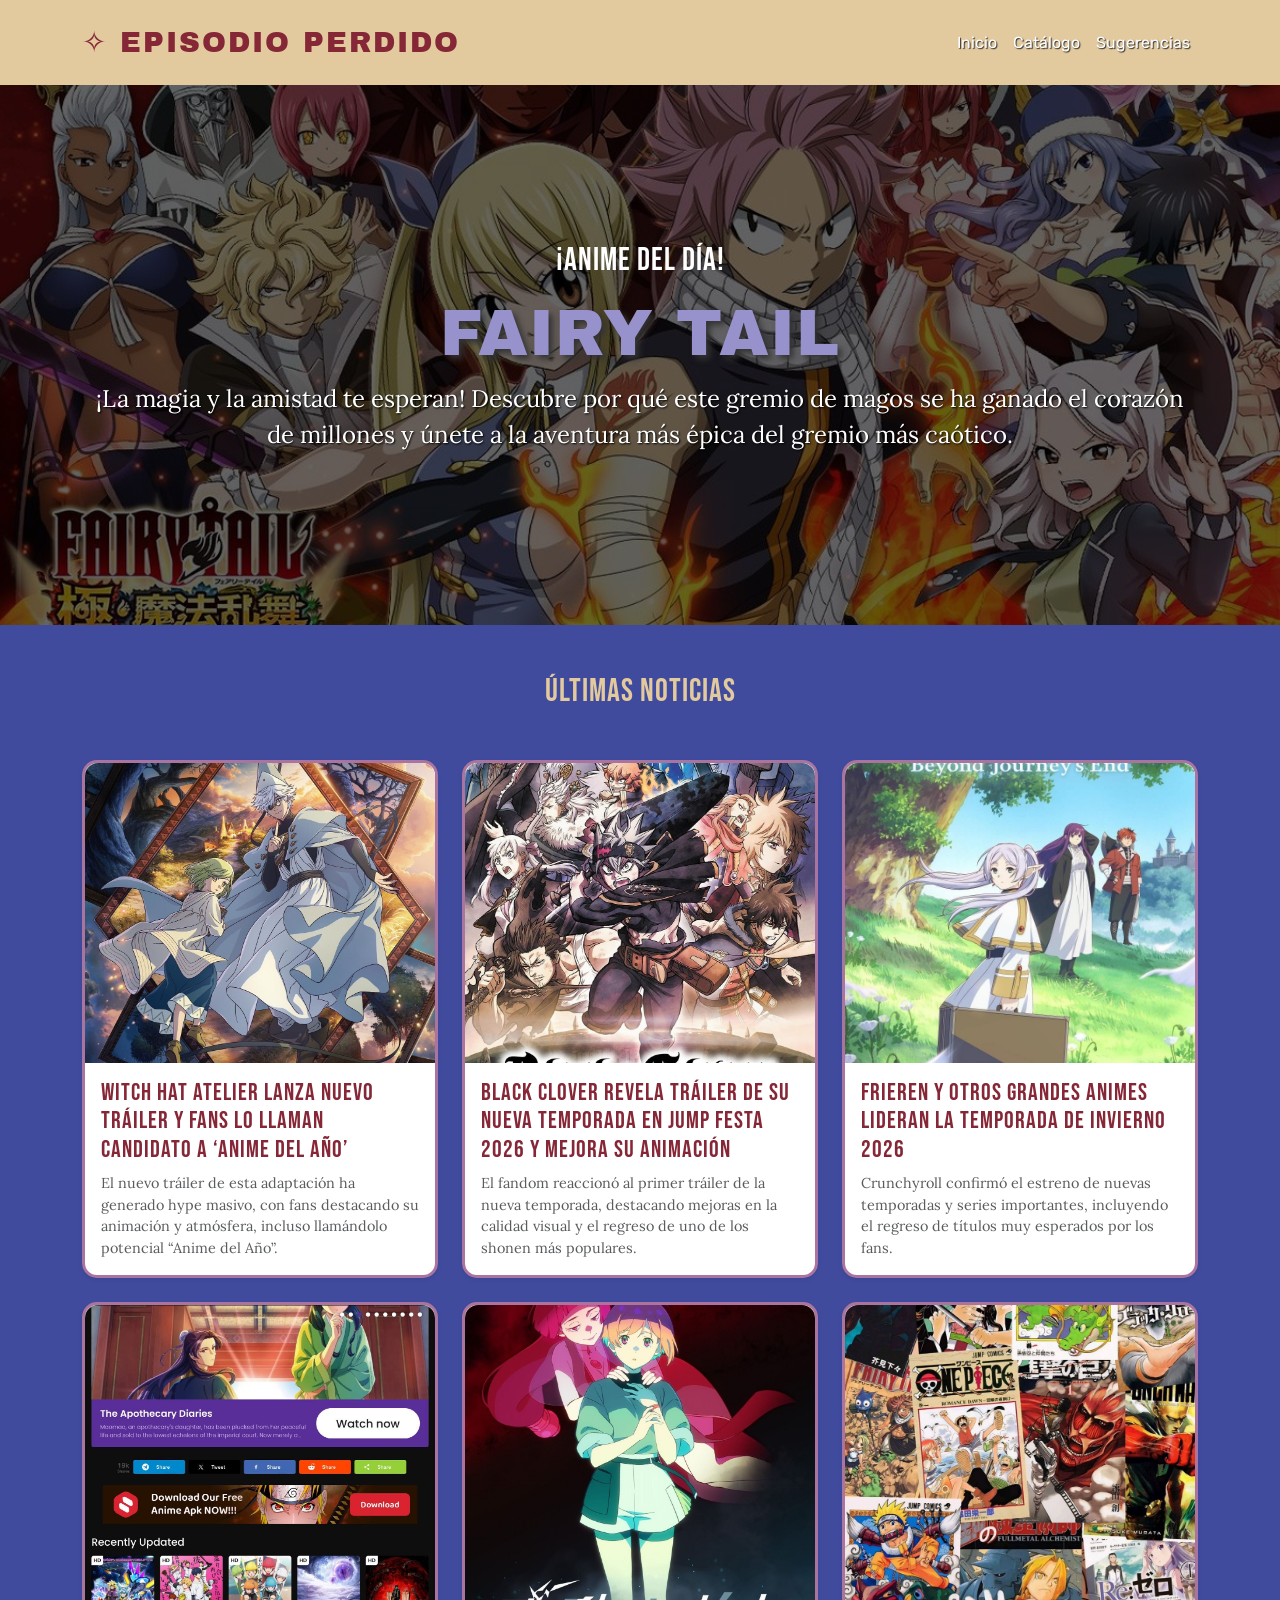
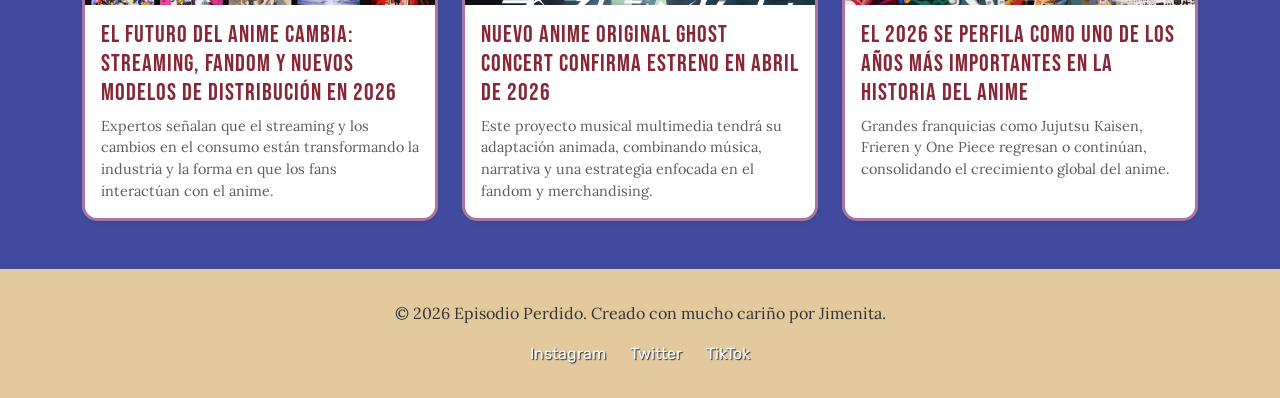
<file: index.html>
<!DOCTYPE html>
<html lang="es">
<head>
    <meta charset="UTF-8">
    <meta name="viewport" content="width=device-width, initial-scale=1.0">
    <title>Episodio Perdido - Inicio</title>
    <link href="https://cdn.jsdelivr.net/npm/bootstrap@5.3.0/dist/css/bootstrap.min.css" rel="stylesheet">
    <link href="https://fonts.googleapis.com/css2?family=Archivo+Black&family=Bebas+Neue&family=Lora&family=Rubik&display=swap" rel="stylesheet">
    <link rel="stylesheet" href="misEstilos.css">
</head>
<body>
    
    <nav class="navbar navbar-expand-lg">
        <div class="container">
            <a class="navbar-brand brand-aesthetic" href="index.html" style="color: var(--antique-ruby); font-size: 1.8rem; text-transform: uppercase; letter-spacing: 2px; font-family: 'Archivo Black', sans-serif;">✧ Episodio Perdido</a>
            <button class="navbar-toggler" type="button" data-bs-toggle="collapse" data-bs-target="#navbarNav">
                <span class="navbar-toggler-icon"></span>
            </button>
            <div class="collapse navbar-collapse" id="navbarNav">
                <ul class="navbar-nav ms-auto">
                    <li class="nav-item"><a class="nav-link" href="index.html">Inicio</a></li>
                    <li class="nav-item"><a class="nav-link" href="catalogo.html">Catálogo</a></li>
                    <li class="nav-item"><a class="nav-link" href="sugerencias.html">Sugerencias</a></li>
                </ul>
            </div>
        </div>
    </nav>

    <header class="hero-section text-center d-flex align-items-center">
        <div class="container">
            <h2 class="text-white mb-3" style="font-family: 'Bebas Neue', sans-serif; font-size: 2rem;">¡Anime del Día!</h2>
            <h1>FAIRY TAIL</h1>
            <p class="lead text-white" style="font-family: 'Lora', serif; font-size: 1.5rem; text-shadow: 1px 1px 2px #000;">
                ¡La magia y la amistad te esperan! Descubre por qué este gremio de magos se ha ganado el corazón de millones y únete a la aventura más épica del gremio más caótico.    
            </p>
        </div>
    </header>

    <main class="container my-5">
        <h2 class="text-center mb-5">Últimas Noticias</h2>

        <div class="row row-cols-1 row-cols-md-3 g-4"> 
            
            <div class="col">
                <div class="card h-100 shadow-sm" style="border: 3px solid #AA74A0;">
                    <img src="img/witch hat atelier.jpeg" class="card-img-top img-news-custom" alt="Witch Hat Atelier">
                    <div class="card-body d-flex flex-column">
                        <h5 class="card-title" style="font-family: 'Bebas Neue', sans-serif; color: var(--ceil);">Witch Hat Atelier lanza nuevo tráiler y fans lo llaman candidato a ‘Anime del Año’</h5>
                        <p class="card-text text-muted" style="font-family: 'Lora', serif; font-size: 0.9rem;">El nuevo tráiler de esta adaptación ha generado hype masivo, con fans destacando su animación y atmósfera, incluso llamándolo potencial “Anime del Año”.</p>
                    </div>
                </div>
            </div>

            <div class="col">
                <div class="card h-100 shadow-sm" style="border: 3px solid #AA74A0;">
                    <img src="img/black clover.jpeg" class="card-img-top img-news-custom" alt="Black Clover">
                    <div class="card-body d-flex flex-column">
                        <h5 class="card-title" style="font-family: 'Bebas Neue', sans-serif; color: #6f2a3e;">Black Clover revela tráiler de su nueva temporada en Jump Festa 2026 y mejora su animación</h5>
                        <p class="card-text text-muted" style="font-family: 'Lora', serif; font-size: 0.9rem;">El fandom reaccionó al primer tráiler de la nueva temporada, destacando mejoras en la calidad visual y el regreso de uno de los shonen más populares.</p>
                    </div>
                </div>
            </div>

            <div class="col">
                <div class="card h-100 shadow-sm" style="border: 3px solid #AA74A0;">
                    <img src="img/frieren.jpeg" class="card-img-top img-news-custom" alt="Frieren">
                    <div class="card-body d-flex flex-column">
                        <h5 class="card-title" style="font-family: 'Bebas Neue', sans-serif; color: #6f2a3e;">Frieren y otros grandes animes lideran la temporada de invierno 2026</h5>
                        <p class="card-text text-muted" style="font-family: 'Lora', serif; font-size: 0.9rem;">Crunchyroll confirmó el estreno de nuevas temporadas y series importantes, incluyendo el regreso de títulos muy esperados por los fans.</p>
                    </div>
                </div>
            </div>

            <div class="col">
                <div class="card h-100 shadow-sm" style="border: 3px solid #AA74A0;">
                    <img src="img/streaming.jpeg" class="card-img-top img-news-custom" alt="Streaming">
                    <div class="card-body d-flex flex-column">
                        <h5 class="card-title" style="font-family: 'Bebas Neue', sans-serif; color: #6f2a3e;">El futuro del anime cambia: streaming, fandom y nuevos modelos de distribución en 2026</h5>
                        <p class="card-text text-muted" style="font-family: 'Lora', serif; font-size: 0.9rem;">Expertos señalan que el streaming y los cambios en el consumo están transformando la industria y la forma en que los fans interactúan con el anime.</p>
                    </div>
                </div>
            </div>

            <div class="col">
                <div class="card h-100 shadow-sm" style="border: 3px solid #AA74A0;">
                    <img src="img/ghost concert.jpeg" class="card-img-top img-news-custom" alt="Ghost Concert">
                    <div class="card-body d-flex flex-column">
                        <h5 class="card-title" style="font-family: 'Bebas Neue', sans-serif; color: #6f2a3e;">Nuevo anime original Ghost Concert confirma estreno en abril de 2026</h5>
                        <p class="card-text text-muted" style="font-family: 'Lora', serif; font-size: 0.9rem;">Este proyecto musical multimedia tendrá su adaptación animada, combinando música, narrativa y una estrategia enfocada en el fandom y merchandising.</p>
                    </div>
                </div>
            </div>

            <div class="col">
                <div class="card h-100 shadow-sm" style="border: 3px solid #AA74A0;">
                    <img src="img/collage.jpeg" class="card-img-top img-news-custom" alt="Año Anime">
                    <div class="card-body d-flex flex-column">
                        <h5 class="card-title" style="font-family: 'Bebas Neue', sans-serif; color: #6f2a3e;">El 2026 se perfila como uno de los años más importantes en la historia del anime</h5>
                        <p class="card-text text-muted" style="font-family: 'Lora', serif; font-size: 0.9rem;">Grandes franquicias como Jujutsu Kaisen, Frieren y One Piece regresan o continúan, consolidando el crecimiento global del anime.</p>
                    </div>
                </div>
            </div>

        </div>
    </main>

    <script src="https://cdn.jsdelivr.net/npm/bootstrap@5.3.0/dist/js/bootstrap.bundle.min.js"></script>

    <footer class="footer-custom text-center">
        <div class="container">
            <p>&copy; 2026 Episodio Perdido. Creado con mucho cariño por Jimenita.</p>
            <div class="social-links">
                <a href="https://www.instagram.com/tuusuario" target="_blank">Instagram</a>
                <a href="https://www.twitter.com/tuusuario" target="_blank">Twitter</a>
                <a href="https://www.tiktok.com/@tuusuario" target="_blank">TikTok</a>
            </div>
        </div>
    </footer>

</body>
</html>
</file>
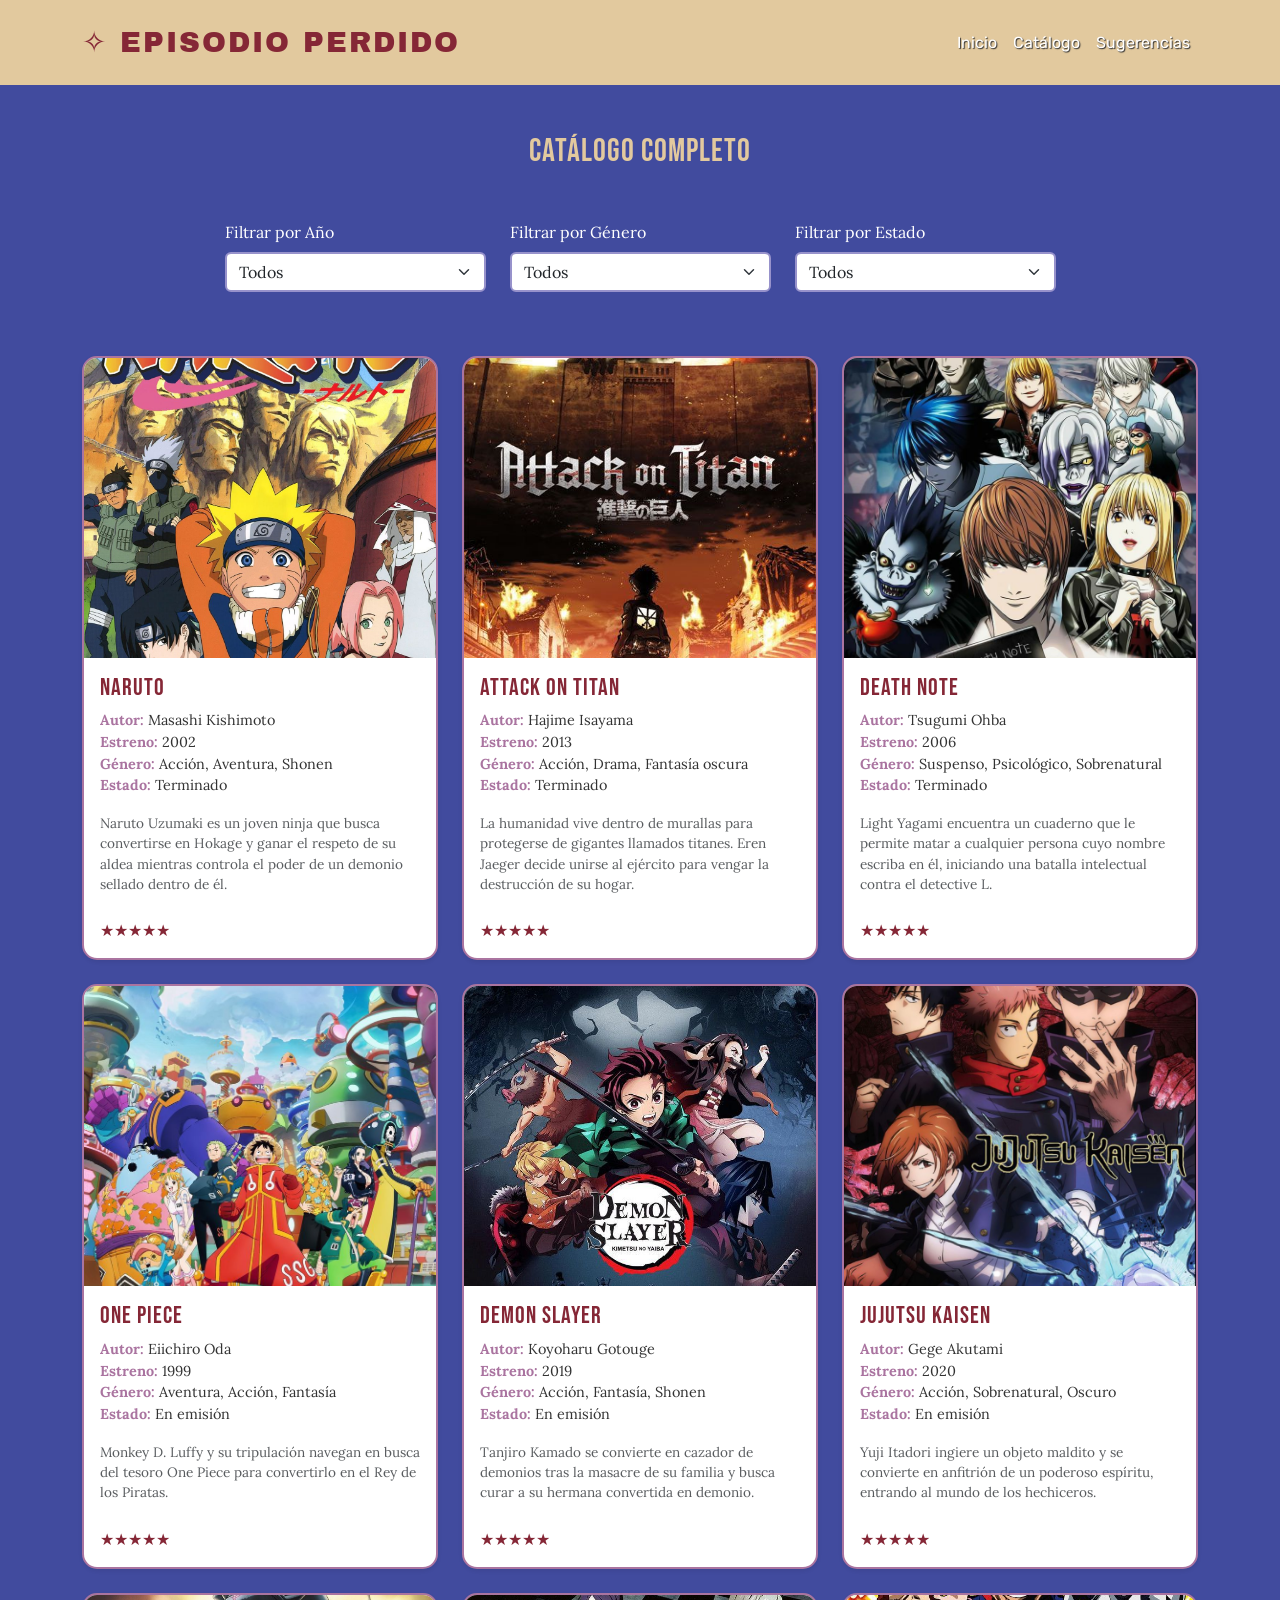
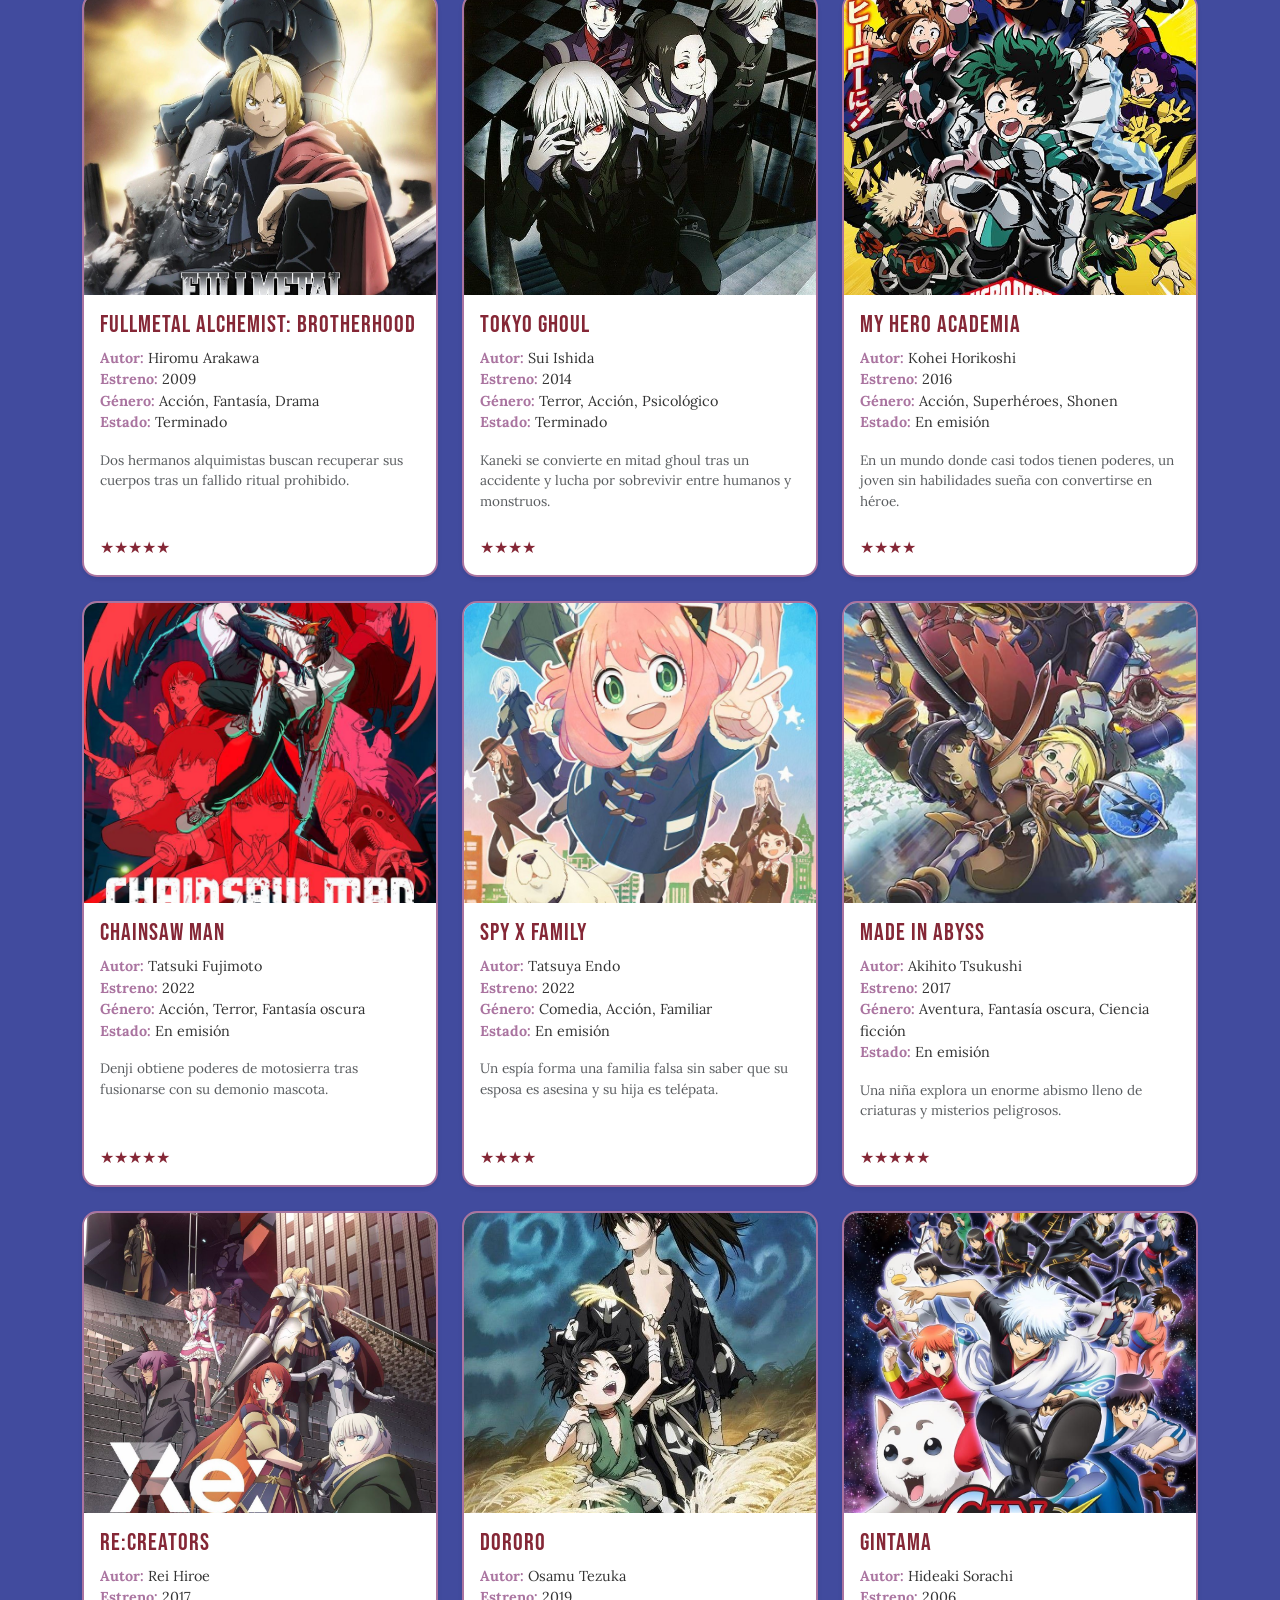
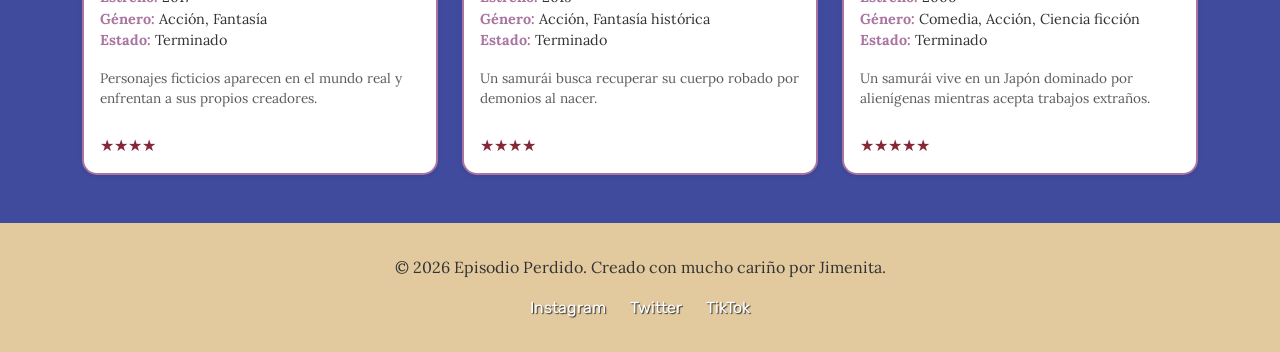
<file: catalogo.html>
<!DOCTYPE html>
<html lang="es">
<head>
    <meta charset="UTF-8">
    <meta name="viewport" content="width=device-width, initial-scale=1.0">
    <title>Episodio Perdido - Catálogo</title>
    <link href="https://cdn.jsdelivr.net/npm/bootstrap@5.3.0/dist/css/bootstrap.min.css" rel="stylesheet">
    <link href="https://fonts.googleapis.com/css2?family=Archivo+Black&family=Bebas+Neue&family=Lora&family=Rubik&display=swap" rel="stylesheet">
    <link rel="stylesheet" href="misEstilos.css">
</head>
<body class="matcha-background">
    
    <nav class="navbar navbar-expand-lg">
        <div class="container">
            <a class="navbar-brand brand-aesthetic" href="index.html" style="color: #414B9E; font-size: 1.8rem; text-transform: uppercase; letter-spacing: 2px; font-family: 'Archivo Black', sans-serif;">✧ Episodio Perdido</a>
            <button class="navbar-toggler" type="button" data-bs-toggle="collapse" data-bs-target="#navbarNav">
                <span class="navbar-toggler-icon"></span>
            </button>
            <div class="collapse navbar-collapse" id="navbarNav">
                <ul class="navbar-nav ms-auto">
                    <li class="nav-item"><a class="nav-link" href="index.html">Inicio</a></li>
                    <li class="nav-item"><a class="nav-link" href="catalogo.html">Catálogo</a></li>
                    <li class="nav-item"><a class="nav-link" href="sugerencias.html">Sugerencias</a></li>
                </ul>
            </div>
        </div>
    </nav>

    <main class="container my-5">
        <h2 class="text-center mb-5">Catálogo Completo</h2>

        <div class="row mb-5 justify-content-center">
            <div class="col-md-3 mb-3">
                <label class="form-label" style="color:#fff">Filtrar por Año</label>
                <select id="filterYear" class="form-select">
                    <option value="all">Todos</option>
                </select>
            </div>
            <div class="col-md-3 mb-3">
                <label class="form-label" style="color:#fff">Filtrar por Género</label>
                <select id="filterGenre" class="form-select">
                    <option value="all">Todos</option>
                </select>
            </div>
            <div class="col-md-3 mb-3">
                <label class="form-label" style="color:#fff">Filtrar por Estado</label>
                <select id="filterStatus" class="form-select">
                    <option value="all">Todos</option>
                    <option value="Terminado">Terminado</option>
                    <option value="En emisión">En emisión</option>
                </select>
            </div>
        </div>

        <div id="animeContainer" class="row row-cols-1 row-cols-md-3 g-4">
            </div>
    </main>

    <script src="https://cdn.jsdelivr.net/npm/bootstrap@5.3.0/dist/js/bootstrap.bundle.min.js"></script>
    <script src="bdCatalogo.js"></script>

    <footer class="footer-custom text-center">
        <div class="container">
            <p>&copy; 2026 Episodio Perdido. Creado con mucho cariño por Jimenita.</p>
            <div class="social-links">
                <a href="https://www.instagram.com/tuusuario" target="_blank">Instagram</a>
                <a href="https://www.twitter.com/tuusuario" target="_blank">Twitter</a>
                <a href="https://www.tiktok.com/@tuusuario" target="_blank">TikTok</a>
            </div>
        </div>
    </footer>

</body>
</html>
</file>
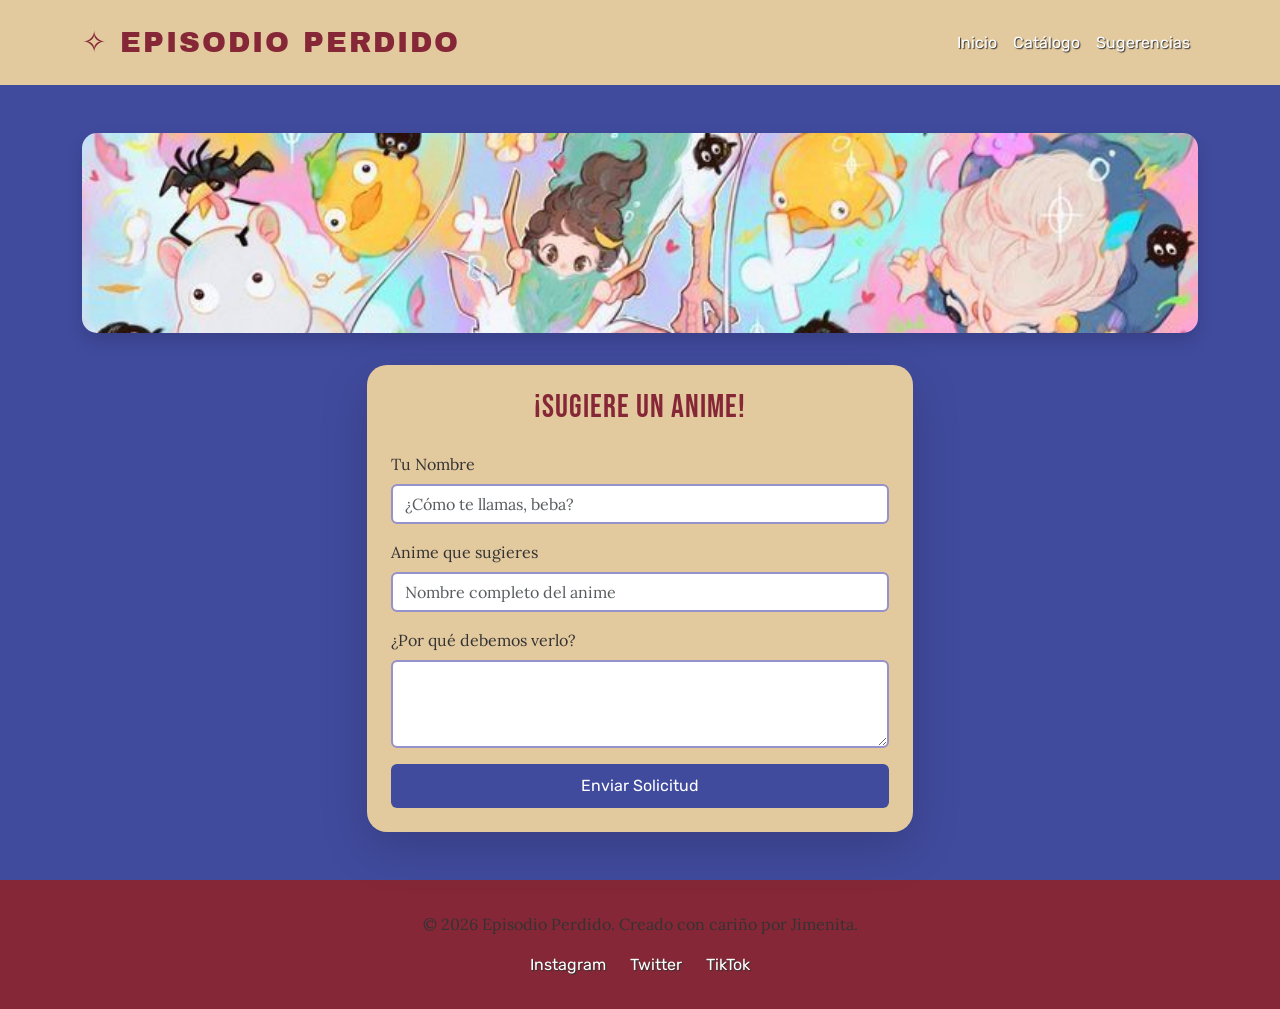
<file: sugerencias.html>
<!DOCTYPE html>
<html lang="es">
<head>
    <meta charset="UTF-8">
    <meta name="viewport" content="width=device-width, initial-scale=1.0">
    <title>Episodio Perdido - Sugerencias</title>
    <link href="https://cdn.jsdelivr.net/npm/bootstrap@5.3.0/dist/css/bootstrap.min.css" rel="stylesheet">
    <link href="https://fonts.googleapis.com/css2?family=Archivo+Black&family=Bebas+Neue&family=Lora&family=Rubik&display=swap" rel="stylesheet">
    <link rel="stylesheet" href="misEstilos.css">
    <style>
        .banner-img {
            width: 100%;
            height: 200px;
            object-fit: cover;
            border-radius: 15px;
            margin-bottom: 2rem;
        }
        .footer-custom {
            background-color: var(--antique-ruby);
            color: var(--desert-sand);
            padding: 2rem 0;
            margin-top: 3rem;
            font-family: 'Lora', serif;
        }
        .footer-custom a {
            color: white;
            text-decoration: none;
            margin: 0 10px;
        }
        .footer-custom a:hover {
            text-decoration: underline;
        }
    </style>
</head>
<body>
    
    <nav class="navbar navbar-expand-lg">
        <div class="container">
            <a class="navbar-brand brand-aesthetic" href="index.html" style="color: var(--antique-ruby); font-size: 1.8rem; text-transform: uppercase; letter-spacing: 2px; font-family: 'Archivo Black', sans-serif;">✧ Episodio Perdido</a>
            <button class="navbar-toggler" type="button" data-bs-toggle="collapse" data-bs-target="#navbarNav">
                <span class="navbar-toggler-icon"></span>
            </button>
            <div class="collapse navbar-collapse" id="navbarNav">
                <ul class="navbar-nav ms-auto">
                    <li class="nav-item"><a class="nav-link" href="index.html">Inicio</a></li>
                    <li class="nav-item"><a class="nav-link" href="catalogo.html">Catálogo</a></li>
                    <li class="nav-item"><a class="nav-link active" href="sugerencias.html">Sugerencias</a></li>
                </ul>
            </div>
        </div>
    </nav>

    <main class="container mt-5">
        <img src="img/banner.jpeg" alt="Banner Sugerencias" class="banner-img shadow">
        
        <div class="row justify-content-center">
            <div class="col-md-6">
                <div class="card p-4 shadow-lg" style="background-color: var(--desert-sand); border: none; border-radius: 20px;">
                    <h2 class="text-center mb-4" style="color: var(--antique-ruby);">¡Sugiere un Anime!</h2>
                    <form id="formSugerencias">
                        <div class="mb-3">
                            <label for="nombre" class="form-label">Tu Nombre</label>
                            <input type="text" class="form-control" id="nombre" placeholder="¿Cómo te llamas, beba?" required style="border: 2px solid var(--ceil);">
                        </div>
                        <div class="mb-3">
                            <label for="anime" class="form-label">Anime que sugieres</label>
                            <input type="text" class="form-control" id="anime" placeholder="Nombre completo del anime" required style="border: 2px solid var(--ceil);">
                        </div>
                        <div class="mb-3">
                            <label for="descripcion" class="form-label">¿Por qué debemos verlo?</label>
                            <textarea class="form-control" id="descripcion" rows="3" required style="border: 2px solid var(--ceil);"></textarea>
                        </div>
                        <button type="submit" class="btn btn-submit w-100" style="background-color: var(--chinese-blue); color: white; border: none; padding: 10px;">Enviar Solicitud</button>
                    </form>
                </div>
            </div>
        </div>
    </main>

    <footer class="footer-custom text-center">
        <div class="container">
            <p>&copy; 2026 Episodio Perdido. Creado con cariño por Jimenita.</p>
            <div class="social-links">
                <a href="#">Instagram</a>
                <a href="#">Twitter</a>
                <a href="#">TikTok</a>
            </div>
        </div>
    </footer>

    <script src="https://cdn.jsdelivr.net/npm/bootstrap@5.3.0/dist/js/bootstrap.bundle.min.js"></script>
    
    <script>
        const formulario = document.getElementById('formSugerencias');

        formulario.addEventListener('submit', async (e) => {
            e.preventDefault();

            const datos = {
            nombreUsuario: document.getElementById('nombre').value,
            tituloAnime: document.getElementById('anime').value,
            descripcion: document.getElementById('descripcion').value
            };

            try {
                // Aquí va tu link de Render
                const response = await fetch('https://episodio-perdido-backend.onrender.com/api/sugerencias', {
                    method: 'POST',
                    headers: { 'Content-Type': 'application/json' },
                    body: JSON.stringify(datos)
                });

                if (response.ok) {
                    alert("¡Súper beba! Sugerencia enviada a MongoDB ✨");
                    formulario.reset();
                } else {
                    alert("Algo salió mal, revisa el servidor.");
                }
            } catch (err) {
                alert("Error de conexión, bonita.");
            }
        });
    </script>
</body>
</html>
</file>
<file: misEstilos.css>
/* --- VARIABLES DE COLOR (ACTUALIZADO) --- */
:root {
    --chinese-blue: #414B9E;
    --ceil: #9792CB;
    --pearly-purple: #AA74A0;
    --desert-sand: #E2C99E;
    --antique-ruby: #852736;
}

/* --- APLICACIÓN DE FUENTES --- */
body, p, .card-text, .form-label, .form-control {
    font-family: 'Lora', serif;
    color: #333; /* Texto legible */
}

h1, h2, h3, h4, h5, .card-title, .navbar-brand {
    font-family: 'Bebas Neue', sans-serif;
    color: var(--desert-sand); /* Títulos principales en arena */
    letter-spacing: 1px;
}

/* --- ESTILOS GENERALES Y ESTRUCTURA --- */
body {
    background-color: #414B9E; /* Fondo suave general */
}

/* Navbar estilo Antiguo Rubí */
.navbar {
    background-color: var(--desert-sand) !important;
    padding: 1rem 0;
}

.navbar-brand {
    font-family: 'Archivo Black', sans-serif !important;
    color: var(--antique-ruby) !important; /* Brand en arena */
    font-size: 1.8rem;
    text-transform: uppercase;
    letter-spacing: 2px;
}

.nav-link {
    color: #fff !important;
    text-shadow: #333 0.5px 0.5px 1px;
    font-family: 'Rubik', sans-serif;
}

/* Hero Section */
.hero-section {
    height: 60vh;
    background: linear-gradient(rgba(0,0,0,0.6), rgba(0,0,0,0.6)), url('img/fairytail.jpeg');
    background-size: cover;
    background-position: center;
    color: white;
}

.hero-section h1 {
    color: var(--ceil) !important; /* Título hero en arena */
    font-family: 'Archivo Black', sans-serif !important;
    font-size: 4rem;
    text-transform: uppercase;
    text-shadow: #333 4px 4px 6px;
}

/* --- TARJETAS Y CATÁLOGO --- */
.card {
    transition: transform 0.3s;
    border-radius: 15px;
    border: 2px solid var(--pearly-purple); /* Borde morado */
    background-color: white;
    box-shadow: 0 4px 6px rgba(0,0,0,0.1);
}

.card:hover {
    transform: scale(1.05);
}

.card-title {
    color: var(--antique-ruby) !important; /* Título tarjeta en rubí */
    font-size: 1.5rem !important;
}

.card-text strong {
    color: var(--pearly-purple); /* Autor/Género en morado */
}

.img-news-custom {
    height: 300px;
    width: 100%;
    object-fit: cover;
    border-top-left-radius: 13px;
    border-top-right-radius: 13px;
}

/* --- FORMULARIOS Y BOTONES --- */
.form-control, .form-select {
    border: 2px solid var(--ceil); /* Borde campo en ceil */
}

.btn-submit {
    background-color: var(--chinese-blue); /* Botones en azul */
    color: white;
    font-family: 'Rubik', sans-serif;
    border: none;
    padding: 10px;
}

.btn-submit:hover {
    background-color: var(--pearly-purple);
    color: white;
}

/* --- ESTILOS DEL FOOTER (PARA TODAS LAS PÁGINAS) --- */
.footer-custom {
    background-color: var(--desert-sand);
    color: var(--desert-sand);
    padding: 2rem 0;
    margin-top: 3rem;
    font-family: 'Lora', serif;
}

.footer-custom a {
    color: #fff !important;
    text-shadow: #333 0.5px 0.5px 1px;
    text-decoration: none;
    margin: 0 10px;
    font-family: 'Rubik', sans-serif;
}

.footer-custom a:hover {
    color: #fff;
    text-shadow: #333 0.5px 0.5px 1px;
}
</file>
